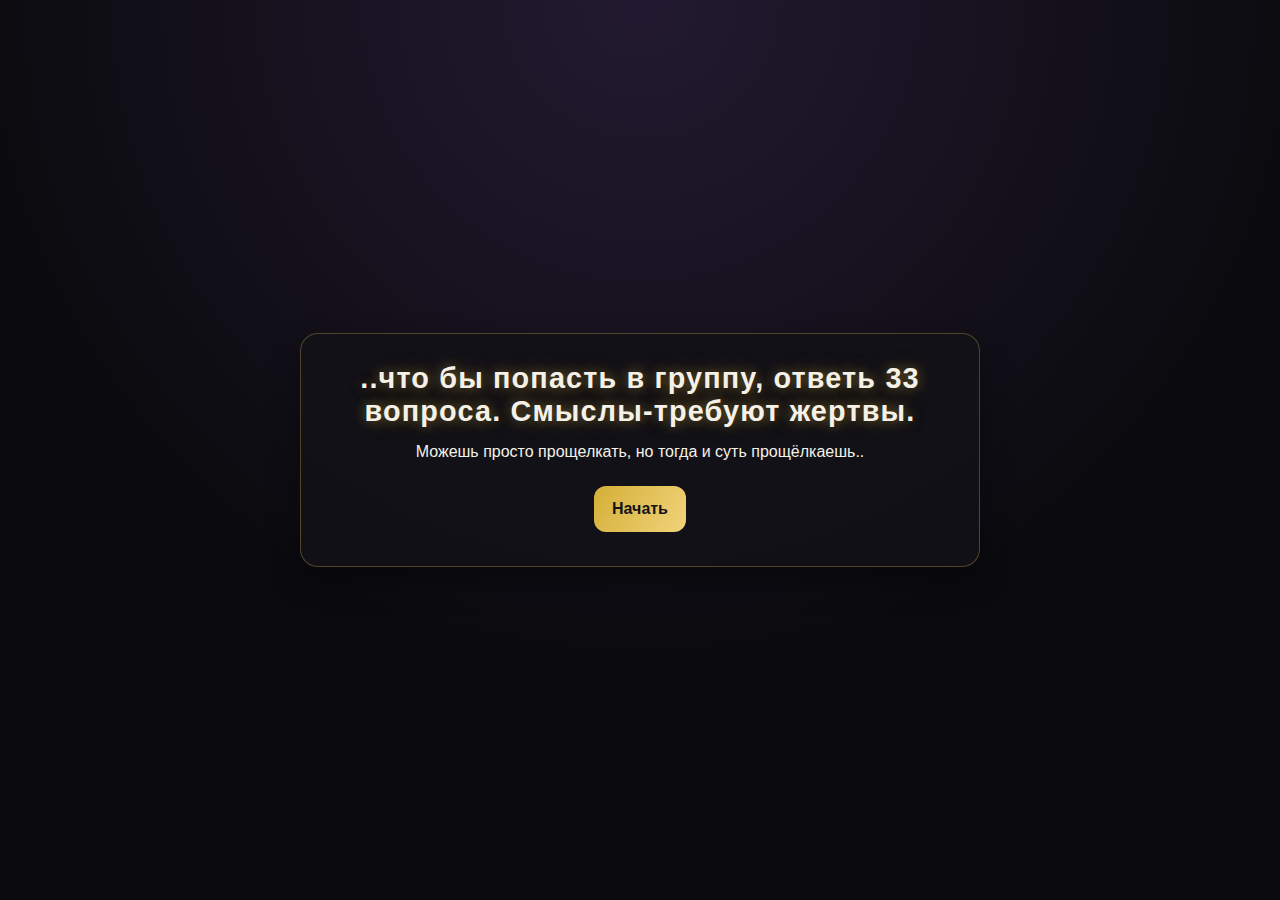
<file: index.html>
<!DOCTYPE html>
<html lang="ru">
<head>
  <meta charset="UTF-8" />
  <meta name="viewport" content="width=device-width, initial-scale=1" />
  <title>Marafon Quiz 33</title>
  <link rel="stylesheet" href="style.css" />
</head>
<body>
  <div id="app">
    <!-- Стартовый экран -->
    <section id="screen-start" class="screen active">
      <h1>..что бы попасть в группу, ответь 33 вопроса. Смыслы-требуют жертвы.</h1>
      <p>Можешь просто прощелкать, но тогда и суть прощёлкаешь..</p>
      <button id="btn-start">Начать</button>
    </section>

    <!-- Экран с вопросами -->
    <section id="screen-quiz" class="screen">
      <div id="question-container"></div>
    </section>

    <!-- Экран результата -->
    <section id="screen-result" class="screen">
      <h2 id="result-title"></h2>
      <p id="result-text"></p>
      <a id="result-link" href="#" target="_blank">Твой путь</a>
      <button id="btn-restart">Нет?Заново!</button>
    </section>
  </div>
  <script src="script.js"></script>
</body>
</html>
</file>
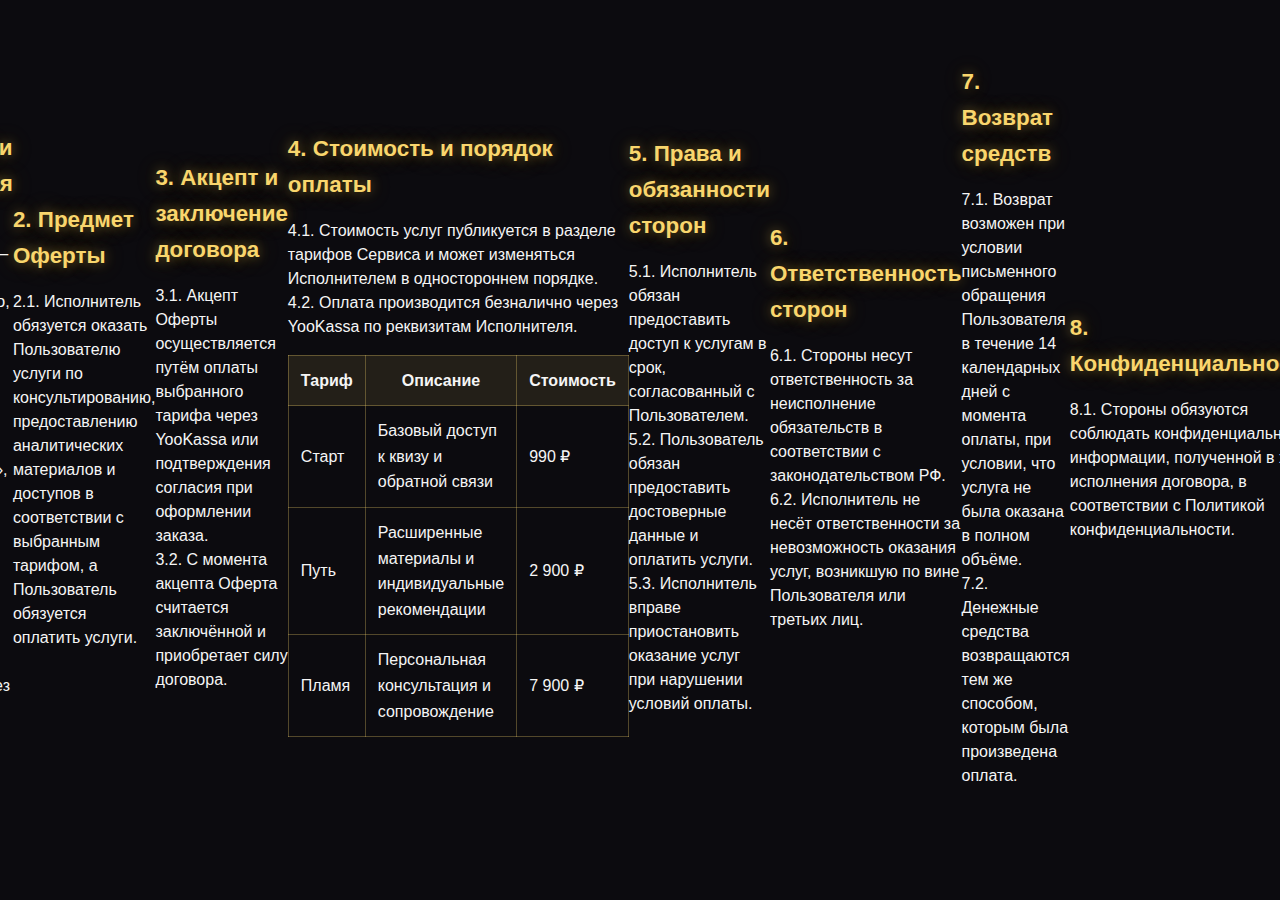
<file: legal/offer.html>
<!DOCTYPE html>
<html lang="ru">
<head>
  <meta charset="UTF-8" />
  <meta name="viewport" content="width=device-width, initial-scale=1" />
  <title>Публичная оферта — mr.Kcopoc</title>
  <link rel="stylesheet" href="../style.css" />
  <style>
    body { max-width: 960px; margin: 0 auto; padding: 48px 24px; background: #0c0b0f; color: #f5f5f5; font-family: "Inter", sans-serif; line-height: 1.6; }
    h1, h2, h3 { color: #f9d66d; }
    a { color: #9ecbff; }
    .doc-section { margin-bottom: 32px; }
    table { width: 100%; border-collapse: collapse; margin-top: 16px; }
    th, td { border: 1px solid rgba(249, 214, 109, 0.3); padding: 12px; }
    th { background: rgba(249, 214, 109, 0.1); }
  </style>
</head>
<body>
  <h1>Публичная оферта</h1>
  <p>Настоящая публичная оферта (далее — «Оферта») является официальным предложением индивидуального предпринимателя Ксорос Артемий (далее — «Исполнитель») заключить договор возмездного оказания услуг по проведению консультаций и предоставлению доступа к материалам Сервиса «33 вопроса» (далее — «Сервис»).</p>

  <div class="doc-section">
    <h2>1. Термины и определения</h2>
    <p>1.1. «Пользователь» — физическое или юридическое лицо, принявшее условия Оферты.
    <br />1.2. «Сервис» — веб-сайт и Telegram-бот, объединяющие квиз «33 вопроса», консультации и дополнительные материалы.
    <br />1.3. «Заказ» — оформленное Пользователем намерение получить услуги Исполнителя через Сервис.</p>
  </div>

  <div class="doc-section">
    <h2>2. Предмет Оферты</h2>
    <p>2.1. Исполнитель обязуется оказать Пользователю услуги по консультированию, предоставлению аналитических материалов и доступов в соответствии с выбранным тарифом, а Пользователь обязуется оплатить услуги.</p>
  </div>

  <div class="doc-section">
    <h2>3. Акцепт и заключение договора</h2>
    <p>3.1. Акцепт Оферты осуществляется путём оплаты выбранного тарифа через YooKassa или подтверждения согласия при оформлении заказа.
    <br />3.2. С момента акцепта Оферта считается заключённой и приобретает силу договора.</p>
  </div>

  <div class="doc-section">
    <h2>4. Стоимость и порядок оплаты</h2>
    <p>4.1. Стоимость услуг публикуется в разделе тарифов Сервиса и может изменяться Исполнителем в одностороннем порядке.
    <br />4.2. Оплата производится безналично через YooKassa по реквизитам Исполнителя.</p>
    <table>
      <thead>
        <tr>
          <th>Тариф</th>
          <th>Описание</th>
          <th>Стоимость</th>
        </tr>
      </thead>
      <tbody>
        <tr>
          <td>Старт</td>
          <td>Базовый доступ к квизу и обратной связи</td>
          <td>990 ₽</td>
        </tr>
        <tr>
          <td>Путь</td>
          <td>Расширенные материалы и индивидуальные рекомендации</td>
          <td>2 900 ₽</td>
        </tr>
        <tr>
          <td>Пламя</td>
          <td>Персональная консультация и сопровождение</td>
          <td>7 900 ₽</td>
        </tr>
      </tbody>
    </table>
  </div>

  <div class="doc-section">
    <h2>5. Права и обязанности сторон</h2>
    <p>5.1. Исполнитель обязан предоставить доступ к услугам в срок, согласованный с Пользователем.
    <br />5.2. Пользователь обязан предоставить достоверные данные и оплатить услуги.
    <br />5.3. Исполнитель вправе приостановить оказание услуг при нарушении условий оплаты.</p>
  </div>

  <div class="doc-section">
    <h2>6. Ответственность сторон</h2>
    <p>6.1. Стороны несут ответственность за неисполнение обязательств в соответствии с законодательством РФ.
    <br />6.2. Исполнитель не несёт ответственности за невозможность оказания услуг, возникшую по вине Пользователя или третьих лиц.</p>
  </div>

  <div class="doc-section">
    <h2>7. Возврат средств</h2>
    <p>7.1. Возврат возможен при условии письменного обращения Пользователя в течение 14 календарных дней с момента оплаты, при условии, что услуга не была оказана в полном объёме.
    <br />7.2. Денежные средства возвращаются тем же способом, которым была произведена оплата.</p>
  </div>

  <div class="doc-section">
    <h2>8. Конфиденциальность</h2>
    <p>8.1. Стороны обязуются соблюдать конфиденциальность информации, полученной в ходе исполнения договора, в соответствии с Политикой конфиденциальности.</p>
  </div>

  <div class="doc-section">
    <h2>9. Форс-мажор</h2>
    <p>9.1. Стороны освобождаются от ответственности за неисполнение обязательств при наступлении обстоятельств непреодолимой силы, подтверждённых компетентными органами.</p>
  </div>

  <div class="doc-section">
    <h2>10. Заключительные положения</h2>
    <p>10.1. Оферта вступает в силу с момента размещения и действует до её отзыва Исполнителем.
    <br />10.2. Исполнитель вправе изменить условия Оферты, разместив обновлённую редакцию по адресу <a href="/legal/offer.html">/legal/offer.html</a>.
    <br />10.3. Вопросы по исполнению Оферты направляйте на <a href="mailto:jyotish@kcopoc.com">jyotish@kcopoc.com</a>.</p>
  </div>

  <p><a href="/">Вернуться к квизу</a></p>
</body>
</html>
</file>
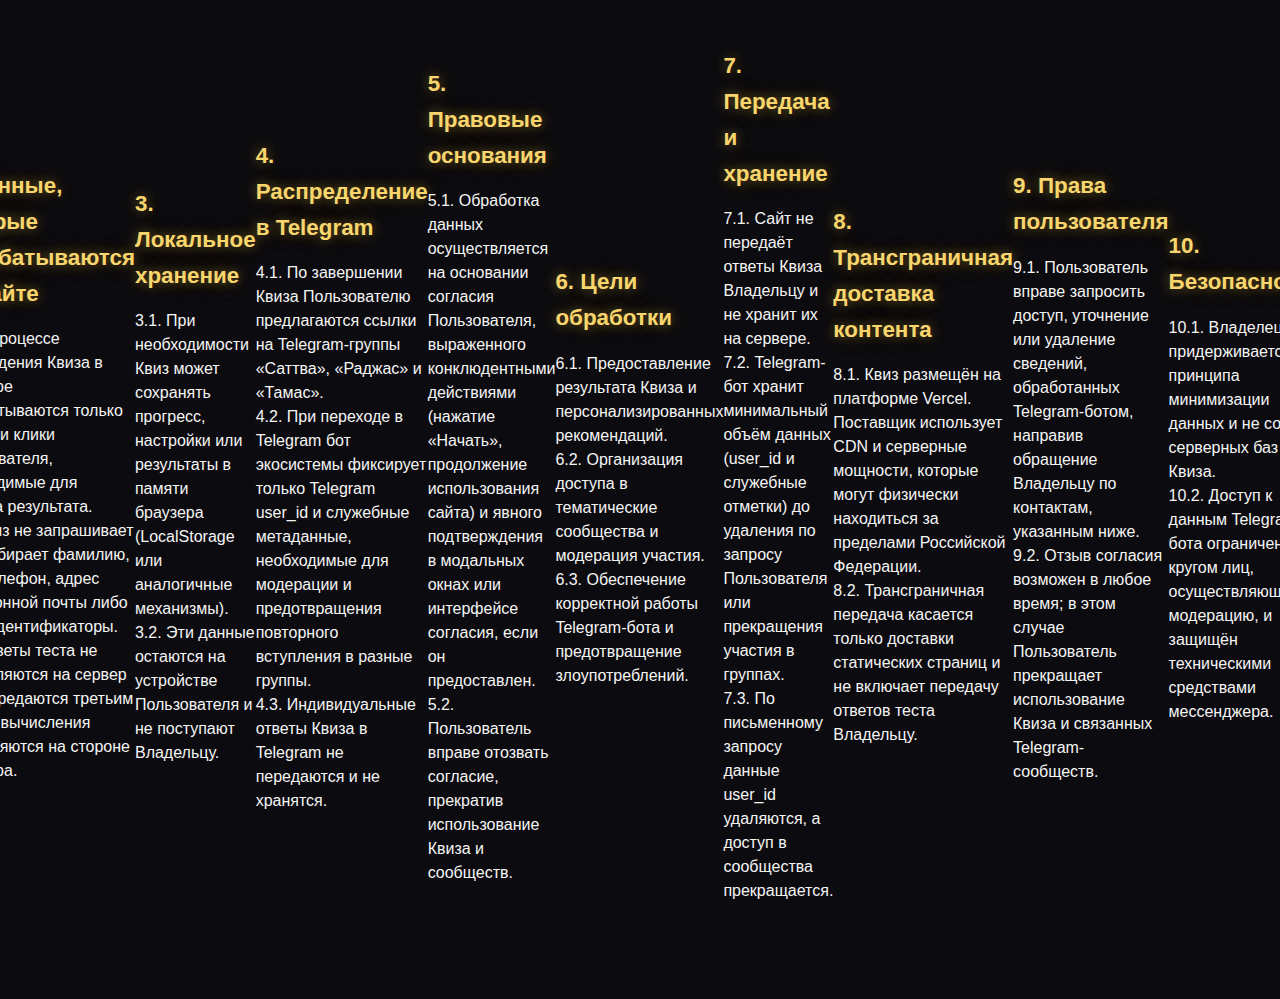
<file: legal/privacy.html>
<!DOCTYPE html>
<html lang="ru">
<head>
  <meta charset="UTF-8" />
  <meta name="viewport" content="width=device-width, initial-scale=1" />
  <title>Политика конфиденциальности — mr.Kcopoc</title>
  <link rel="stylesheet" href="../style.css" />
  <style>
    body { max-width: 960px; margin: 0 auto; padding: 48px 24px; background: #0c0b0f; color: #f5f5f5; font-family: "Inter", sans-serif; line-height: 1.6; }
    h1, h2, h3 { color: #f9d66d; }
    a { color: #9ecbff; }
    .doc-section { margin-bottom: 32px; }
  </style>
</head>
<body>
  <h1>Политика обработки данных</h1>
  <p>Эта политика обработки данных (далее — «Политика») определяет порядок обращения с информацией пользователей художественного веб-квиза «33 вопроса» (далее — «Квиз»), размещённого на домене https://kcopoc.vercel.app. Владелец Квиза — самозанятый Артемий Аполлонович Ксорос, ИНН 500119421000, действующий под брендом mr.Kcopoc.</p>

  <div class="doc-section">
    <h2>1. Роли и ответственность</h2>
    <p>1.1. Владелец выступает оператором обработки данных, определяет цели и объём обработки в рамках Квиза и сопутствующей Telegram-экосистемы.<br />
    1.2. Пользователь — любое дееспособное лицо, проходящее Квиз или вступающее в связанные сообщества.</p>
  </div>

  <div class="doc-section">
    <h2>2. Данные, которые обрабатываются на сайте</h2>
    <p>2.1. В процессе прохождения Квиза в браузере обрабатываются только ответы и клики Пользователя, необходимые для расчёта результата.<br />
    2.2. Квиз не запрашивает и не собирает фамилию, имя, телефон, адрес электронной почты либо иные идентификаторы.<br />
    2.3. Ответы теста не отправляются на сервер и не передаются третьим лицам; вычисления выполняются на стороне браузера.</p>
  </div>

  <div class="doc-section">
    <h2>3. Локальное хранение</h2>
    <p>3.1. При необходимости Квиз может сохранять прогресс, настройки или результаты в памяти браузера (LocalStorage или аналогичные механизмы).<br />
    3.2. Эти данные остаются на устройстве Пользователя и не поступают Владельцу.</p>
  </div>

  <div class="doc-section">
    <h2>4. Распределение в Telegram</h2>
    <p>4.1. По завершении Квиза Пользователю предлагаются ссылки на Telegram-группы «Саттва», «Раджас» и «Тамас».<br />
    4.2. При переходе в Telegram бот экосистемы фиксирует только Telegram user_id и служебные метаданные, необходимые для модерации и предотвращения повторного вступления в разные группы.<br />
    4.3. Индивидуальные ответы Квиза в Telegram не передаются и не хранятся.</p>
  </div>

  <div class="doc-section">
    <h2>5. Правовые основания</h2>
    <p>5.1. Обработка данных осуществляется на основании согласия Пользователя, выраженного конклюдентными действиями (нажатие «Начать», продолжение использования сайта) и явного подтверждения в модальных окнах или интерфейсе согласия, если он предоставлен.<br />
    5.2. Пользователь вправе отозвать согласие, прекратив использование Квиза и сообществ.</p>
  </div>

  <div class="doc-section">
    <h2>6. Цели обработки</h2>
    <p>6.1. Предоставление результата Квиза и персонализированных рекомендаций.<br />
    6.2. Организация доступа в тематические сообщества и модерация участия.<br />
    6.3. Обеспечение корректной работы Telegram-бота и предотвращение злоупотреблений.</p>
  </div>

  <div class="doc-section">
    <h2>7. Передача и хранение</h2>
    <p>7.1. Сайт не передаёт ответы Квиза Владельцу и не хранит их на сервере.<br />
    7.2. Telegram-бот хранит минимальный объём данных (user_id и служебные отметки) до удаления по запросу Пользователя или прекращения участия в группах.<br />
    7.3. По письменному запросу данные user_id удаляются, а доступ в сообщества прекращается.</p>
  </div>

  <div class="doc-section">
    <h2>8. Трансграничная доставка контента</h2>
    <p>8.1. Квиз размещён на платформе Vercel. Поставщик использует CDN и серверные мощности, которые могут физически находиться за пределами Российской Федерации.<br />
    8.2. Трансграничная передача касается только доставки статических страниц и не включает передачу ответов теста Владельцу.</p>
  </div>

  <div class="doc-section">
    <h2>9. Права пользователя</h2>
    <p>9.1. Пользователь вправе запросить доступ, уточнение или удаление сведений, обработанных Telegram-ботом, направив обращение Владельцу по контактам, указанным ниже.<br />
    9.2. Отзыв согласия возможен в любое время; в этом случае Пользователь прекращает использование Квиза и связанных Telegram-сообществ.</p>
  </div>

  <div class="doc-section">
    <h2>10. Безопасность</h2>
    <p>10.1. Владелец придерживается принципа минимизации данных и не создаёт серверных баз для Квиза.<br />
    10.2. Доступ к данным Telegram-бота ограничен кругом лиц, осуществляющих модерацию, и защищён техническими средствами мессенджера.</p>
  </div>

  <div class="doc-section">
    <h2>11. Изменение Политики</h2>
    <p>11.1. Владелец вправе обновлять Политику, публикуя новую редакцию на странице https://kcopoc.vercel.app/legal/privacy.html с указанием даты актуализации.<br />
    11.2. Действующая версия применяется с момента публикации.</p>
  </div>

  <div class="doc-section">
    <h2>12. Контакты</h2>
    <p>Обращения по вопросам обработки данных направляйте на <a href="mailto:art.ksoros@gmail.com">art.ksoros@gmail.com</a> или в Telegram <a href="https://t.me/BAPHbl" target="_blank" rel="noopener">@BAPHbl</a>.<br />
    Редакция от 29.04.2024.</p>
  </div>

  <p><a href="/">Вернуться к квизу</a></p>
</body>
</html>
</file>
<file: style.css>
* {
  box-sizing: border-box;
}

body {
  background: radial-gradient(circle at top, rgba(79, 54, 112, 0.35), transparent 60%), #0b0b0f;
  color: #f5f1e8;
  font-family: "Montserrat", "Segoe UI", sans-serif;
  display: flex;
  justify-content: center;
  align-items: center;
  min-height: 100vh;
  margin: 0;
  padding: 24px 16px;
}

#app {
  width: min(680px, 100%);
}

.screen {
  display: none;
  text-align: center;
  background: rgba(18, 18, 24, 0.85);
  border: 1px solid rgba(201, 167, 78, 0.35);
  border-radius: 18px;
  padding: 28px 24px;
  box-shadow: 0 14px 30px rgba(0, 0, 0, 0.35);
}

.screen.active {
  display: block;
}

h1 {
  font-size: 1.8rem;
  margin: 0 0 12px;
  letter-spacing: 0.04em;
}

h2 {
  font-size: 1.4rem;
  margin: 0 0 16px;
}

h1,
h2 {
  text-shadow: 0 0 12px rgba(212, 175, 55, 0.45), 0 0 24px rgba(212, 175, 55, 0.25);
}

p {
  margin: 0 0 16px;
  line-height: 1.5;
}

.question-progress {
  font-size: 0.9rem;
  color: rgba(245, 241, 232, 0.7);
  margin-bottom: 12px;
}

.answers {
  display: grid;
  gap: 10px;
}

button,
#result-link {
  background: linear-gradient(120deg, #d4af37, #f1d37a);
  border: none;
  padding: 12px 18px;
  margin: 6px 0;
  border-radius: 12px;
  cursor: pointer;
  font-weight: 600;
  text-decoration: none;
  color: #131318;
  font-size: 1rem;
  transition: transform 0.1s ease, box-shadow 0.2s ease;
  display: inline-flex;
  justify-content: center;
  align-items: center;
  text-align: center;
  white-space: normal;
  line-height: 1.35;
}

button:hover,
#result-link:hover {
  transform: translateY(-2px);
  box-shadow: 0 10px 18px rgba(212, 175, 55, 0.25);
}

button:focus-visible,
#result-link:focus-visible {
  outline: 2px solid #f1d37a;
  outline-offset: 2px;
}

#btn-start {
  animation: glowPulse 3s ease-in-out infinite;
}

@keyframes glowPulse {
  0% {
    box-shadow: 0 0 10px rgba(212, 175, 55, 0.4);
  }
  50% {
    box-shadow: 0 0 25px rgba(212, 175, 55, 0.8);
  }
  100% {
    box-shadow: 0 0 10px rgba(212, 175, 55, 0.4);
  }
}

.answer {
  width: 100%;
}

.result-stats {
  font-size: 0.95rem;
  color: rgba(245, 241, 232, 0.85);
}

@media (max-width: 480px) {
  h1 {
    font-size: 1.5rem;
  }

  h2 {
    font-size: 1.1rem;
  }

  #question-container h2 {
    font-size: 1.1rem;
  }

  .question-progress {
    font-size: 0.8rem;
  }

  button,
  #result-link {
    font-size: 0.88rem;
    padding: 10px 14px;
  }

  .answer {
    font-size: 0.88rem;
  }
}
</file>
